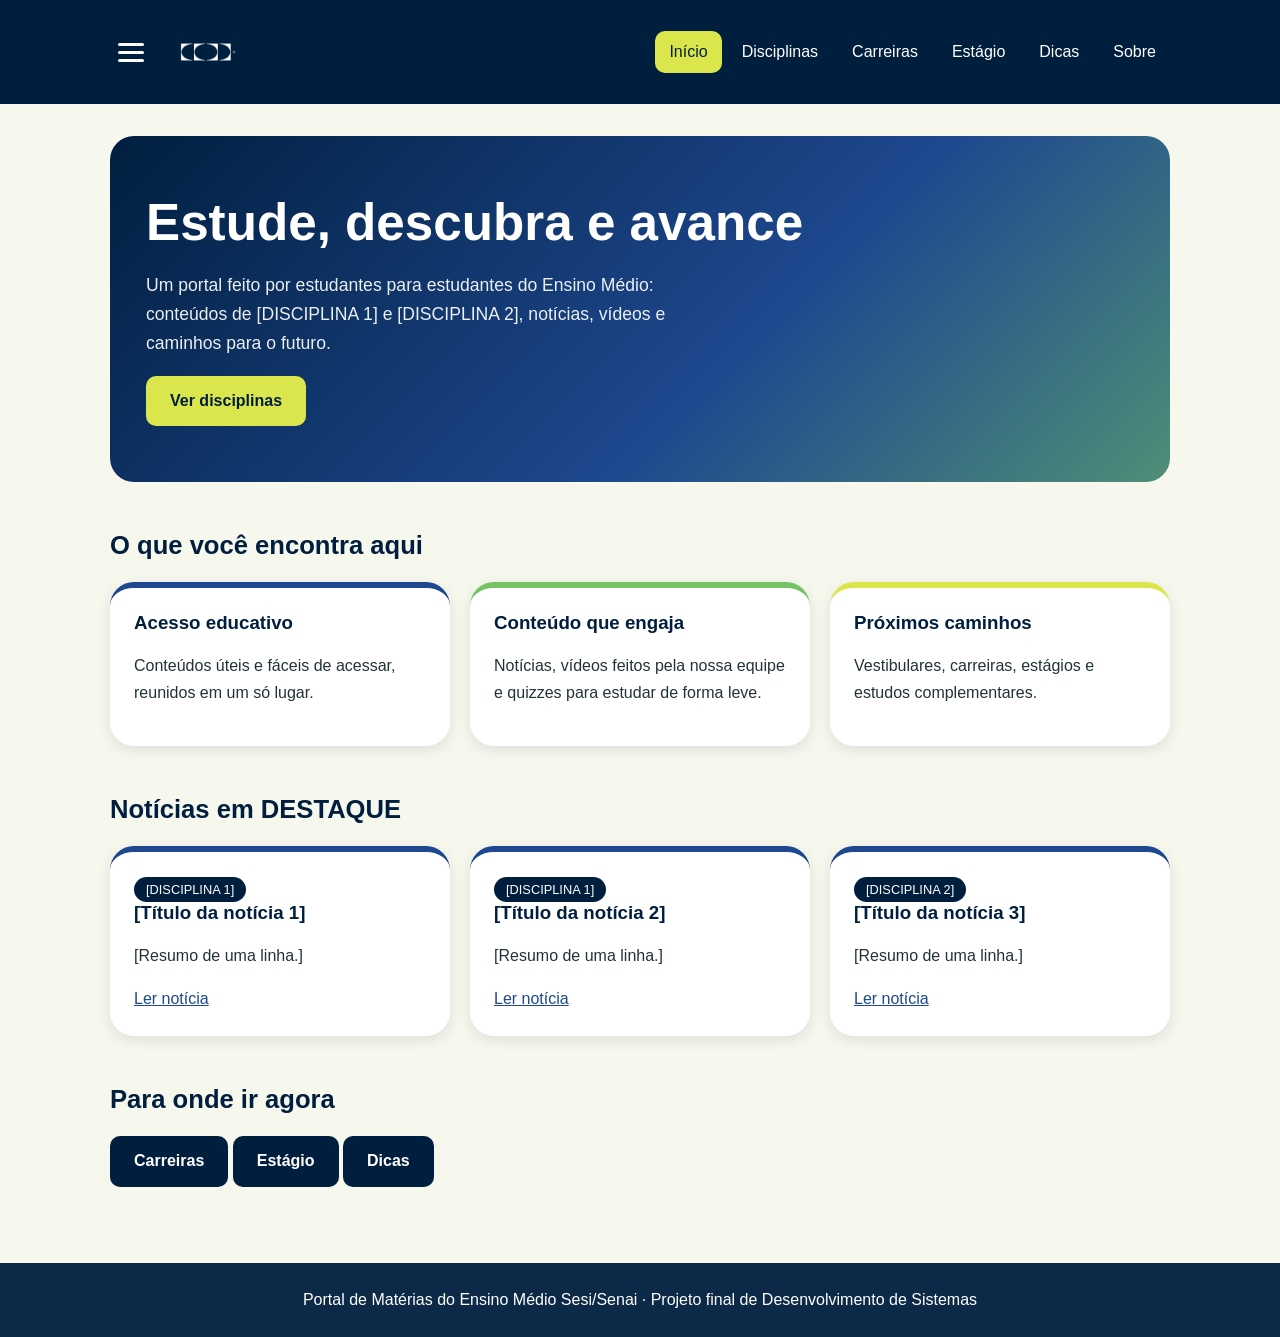
<file: index.html>
<!DOCTYPE html>
<html lang="pt-BR">
<head>
<meta charset="UTF-8">
<meta name="viewport" content="width=device-width, initial-scale=1">
<title>Início | Portal Sesi/Senai</title>
<link rel="stylesheet" href="css/style.css">
</head>
<body>
<header>

    <div class="barra">
    <div class="topo-esq">
    <button class="menu-botao" aria-label="Abrir menu" aria-expanded="false" aria-controls="menu-lateral">
        <span></span><span></span><span></span></button>
    <a class="logo" href="index.html">
    <img src="assets/img/logo.png" alt="Logo da equipe - ir para o início">
    </a>

    </div>
    <nav aria-label="Menu principal">
        <ul>
        <li>
        <a href="index.html" aria-current="page">Início</a>
        </li>
        <li>
        <a href="disciplinas.html">Disciplinas</a>
        </li>
        <li>
        <a href="pages/carreira.html">Carreiras</a>
        </li>
        <li>
        <a href="estagio.html">Estágio</a>
        </li>
        <li>
        <a href="dicas.html">Dicas</a>
        </li>
        <li>
        <a href="sobre.html">Sobre</a>
        </li>
        </ul>
        </nav>
    </div>

</header>

<div class="fundo-escuro"></div>

<aside class="menu-lateral" id="menu-lateral" aria-label="Menu lateral">
<button class="fechar" aria-label="Fechar menu">×</button>
<ul><li><a href="index.html" aria-current="page">início</a></li><li><a href="disciplinas.html">disciplinas</a></li><li><a href="index.html#noticias">notícias</a></li><li><a href="../Projeto L.I.M.A/pages/carreiras.html">carreiras</a></li><li><a href="estagio.html">estágio</a></li><li><a href="dicas.html">dicas de estudo</a></li><li><a href="sobre.html">sobre</a></li></ul>
</aside>
<main>

<section class="hero">
<h1>Estude, descubra e avance</h1>
<p>Um portal feito por estudantes para estudantes do Ensino Médio: conteúdos de [DISCIPLINA 1] e [DISCIPLINA 2], notícias, vídeos e caminhos para o futuro.</p>
<a class="botao" href="disciplinas.html">Ver disciplinas</a>
</section>

<section>
<h2>O que você encontra aqui</h2>
<div class="grade">
<div class="card"><h3>Acesso educativo</h3><p>Conteúdos úteis e fáceis de acessar, reunidos em um só lugar.</p></div>
<div class="card verde"><h3>Conteúdo que engaja</h3><p>Notícias, vídeos feitos pela nossa equipe e quizzes para estudar de forma leve.</p></div>
<div class="card amarelo"><h3>Próximos caminhos</h3><p>Vestibulares, carreiras, estágios e estudos complementares.</p></div>
</div>
</section>

<section id="noticias">
<h2>Notícias em <strong>DESTAQUE</strong></h2>
<div class="grade">
<article class="card"><span class="etiqueta">[DISCIPLINA 1]</span><h3>[Título da notícia 1]</h3><p>[Resumo de uma linha.]</p><a href="noticias/noticia-01.html">Ler notícia</a></article>
<article class="card"><span class="etiqueta">[DISCIPLINA 1]</span><h3>[Título da notícia 2]</h3><p>[Resumo de uma linha.]</p><a href="noticias/noticia-02.html">Ler notícia</a></article>
<article class="card"><span class="etiqueta">[DISCIPLINA 2]</span><h3>[Título da notícia 3]</h3><p>[Resumo de uma linha.]</p><a href="noticias/noticia-13.html">Ler notícia</a></article>
</div>
</section>

<section>
<h2>Para onde ir agora</h2>
<p><a class="botao escuro" href="pages/carreira.html">Carreiras</a> <a class="botao escuro" href="estagio.html">Estágio</a> <a class="botao escuro" href="dicas.html">Dicas</a></p>
</section>
</main>
<footer>Portal de Matérias do Ensino Médio Sesi/Senai · Projeto final de Desenvolvimento de Sistemas</footer>

<script src="js/script.js"></script>

</body>
</html>
</file>
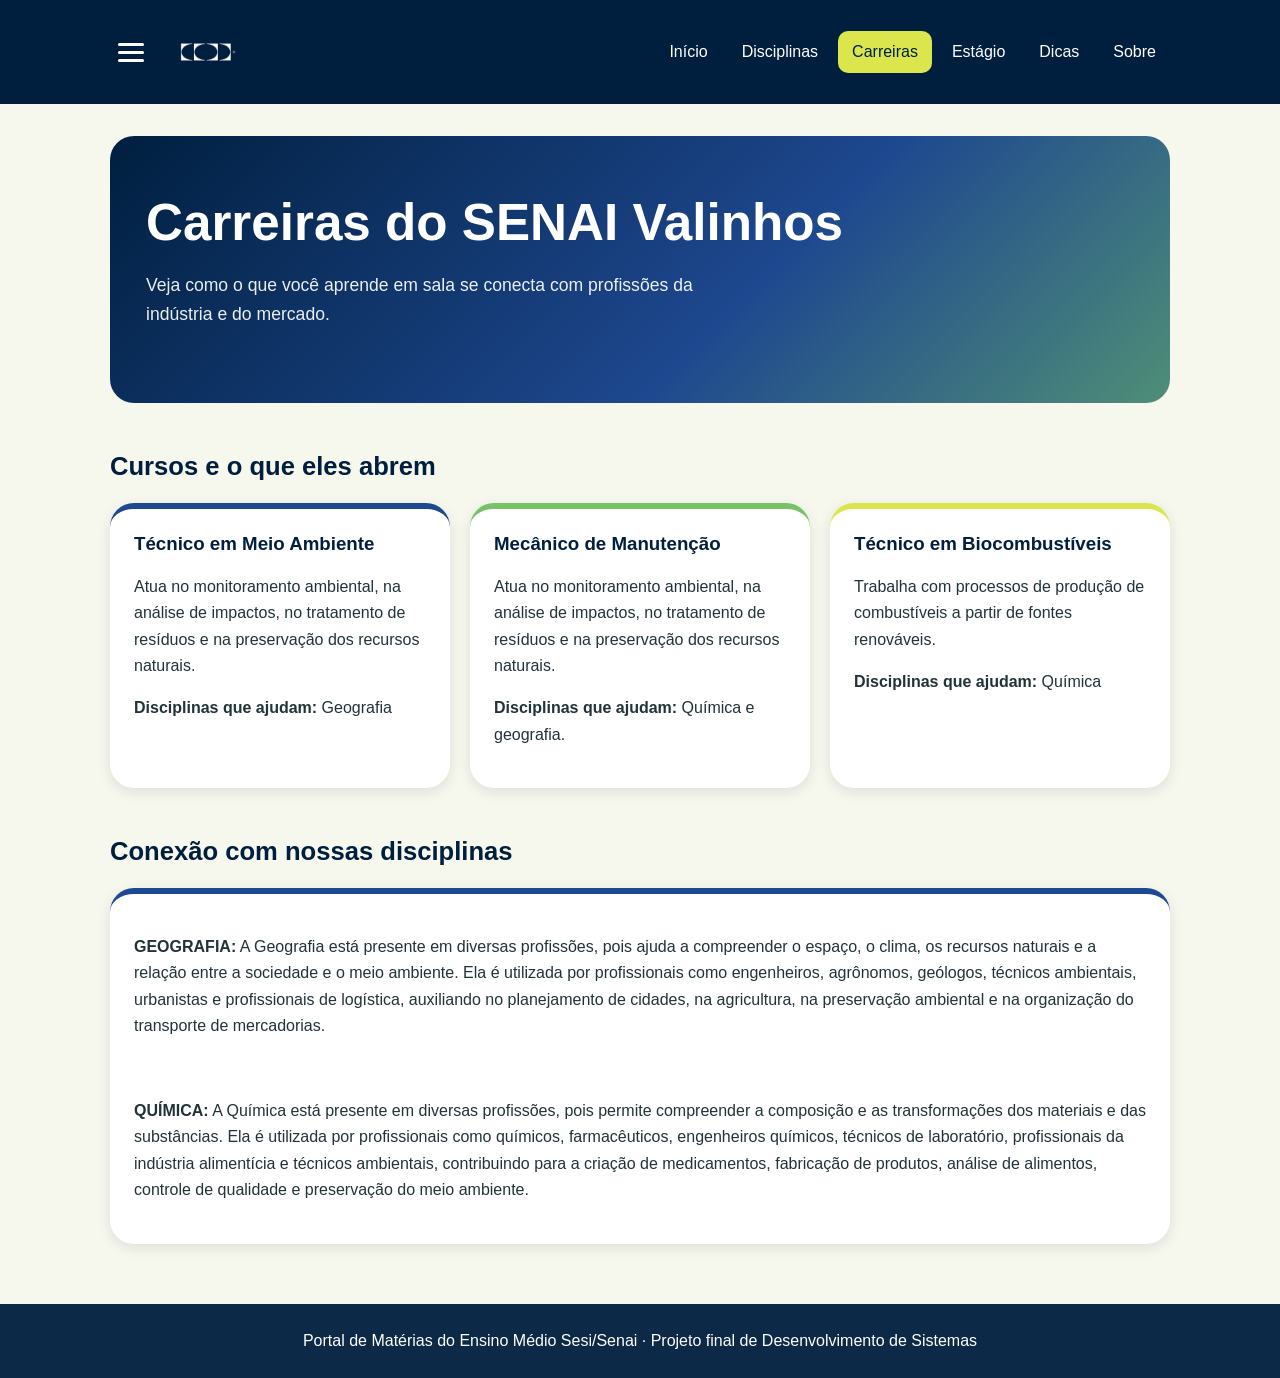
<file: pages/carreira.html>
<!DOCTYPE html>
<html lang="pt-BR">
<head>
<meta charset="UTF-8">
<meta name="viewport" content="width=device-width, initial-scale=1">
<title>Carreiras | Portal Sesi/Senai</title>
<link rel="stylesheet" href="../css/style.css">
</head>
<body>
<header><div class="barra">
<div class="topo-esq"><button class="menu-botao" aria-label="Abrir menu" aria-expanded="false" aria-controls="menu-lateral"><span></span><span></span><span></span></button>
<a class="logo" href="../index.html"><img src="../assets/img/logo.png" alt="Logo da equipe - ir para o início"></a></div>
<nav aria-label="Menu principal"><ul><li><a href="../index.html">Início</a></li><li><a href="disciplinas.html">Disciplinas</a></li><li><a href="carreiras.html" aria-current="page">Carreiras</a></li><li><a href="estagio.html">Estágio</a></li><li><a href="dicas.html">Dicas</a></li><li><a href="sobre.html">Sobre</a></li></ul></nav>
</div></header>
<div class="fundo-escuro"></div>
<aside class="menu-lateral" id="menu-lateral" aria-label="Menu lateral">
<button class="fechar" aria-label="Fechar menu">×</button>
<ul><li><a href="../index.html">início</a></li><li><a href="disciplinas.html">disciplinas</a></li><li><a href="../index.html">notícias</a></li><li><a href="carreiras.html" aria-current="page">carreiras</a></li><li><a href="estagio.html">estágio</a></li><li><a href="dicas.html">dicas de estudo</a></li><li><a href="sobre.html">sobre</a></li></ul>
</aside>
<main>

<section class="hero">
<h1>Carreiras do SENAI Valinhos</h1>
<p>Veja como o que você aprende em sala se conecta com profissões da indústria e do mercado.</p>
</section>

<section>
<h2>Cursos e o que eles abrem</h2>
<div class="grade">
<article class="card"><h3>Técnico em Meio Ambiente</h3><p>Atua no monitoramento ambiental, na análise de impactos, no tratamento de resíduos e na preservação dos recursos naturais.</p><p><strong>Disciplinas que ajudam:</strong> Geografia</p></article>
<article class="card verde"><h3>Mecânico de Manutenção</h3><p>Atua no monitoramento ambiental, na análise de impactos, no tratamento de resíduos e na preservação dos recursos naturais.</p><p><strong>Disciplinas que ajudam:</strong> Química e geografia.</p></article>
<article class="card amarelo"><h3>Técnico em Biocombustíveis</h3><p>Trabalha com processos de produção de combustíveis a partir de fontes renováveis.</p><p><strong>Disciplinas que ajudam:</strong> Química</p></article>
</div>
</section>

<section>
<h2>Conexão com nossas disciplinas</h2>
<div class="card">
<p><strong>GEOGRAFIA:</strong> A Geografia está presente em diversas profissões, pois ajuda a compreender o espaço, o clima, os recursos naturais e a relação entre a sociedade e o meio ambiente. Ela é utilizada por profissionais como engenheiros, agrônomos, geólogos, técnicos ambientais, urbanistas e profissionais de logística, auxiliando no planejamento de cidades, na agricultura, na preservação ambiental e na organização do transporte de mercadorias.</p>
<br>
<p><strong>QUÍMICA:</strong> A Química está presente em diversas profissões, pois permite compreender a composição e as transformações dos materiais e das substâncias. Ela é utilizada por profissionais como químicos, farmacêuticos, engenheiros químicos, técnicos de laboratório, profissionais da indústria alimentícia e técnicos ambientais, contribuindo para a criação de medicamentos, fabricação de produtos, análise de alimentos, controle de qualidade e preservação do meio ambiente.</p>
</div>
</section>
</main>
<footer>Portal de Matérias do Ensino Médio Sesi/Senai · Projeto final de Desenvolvimento de Sistemas</footer>

<script src="../js/script.js"></script>

</body>
</html>
</file>
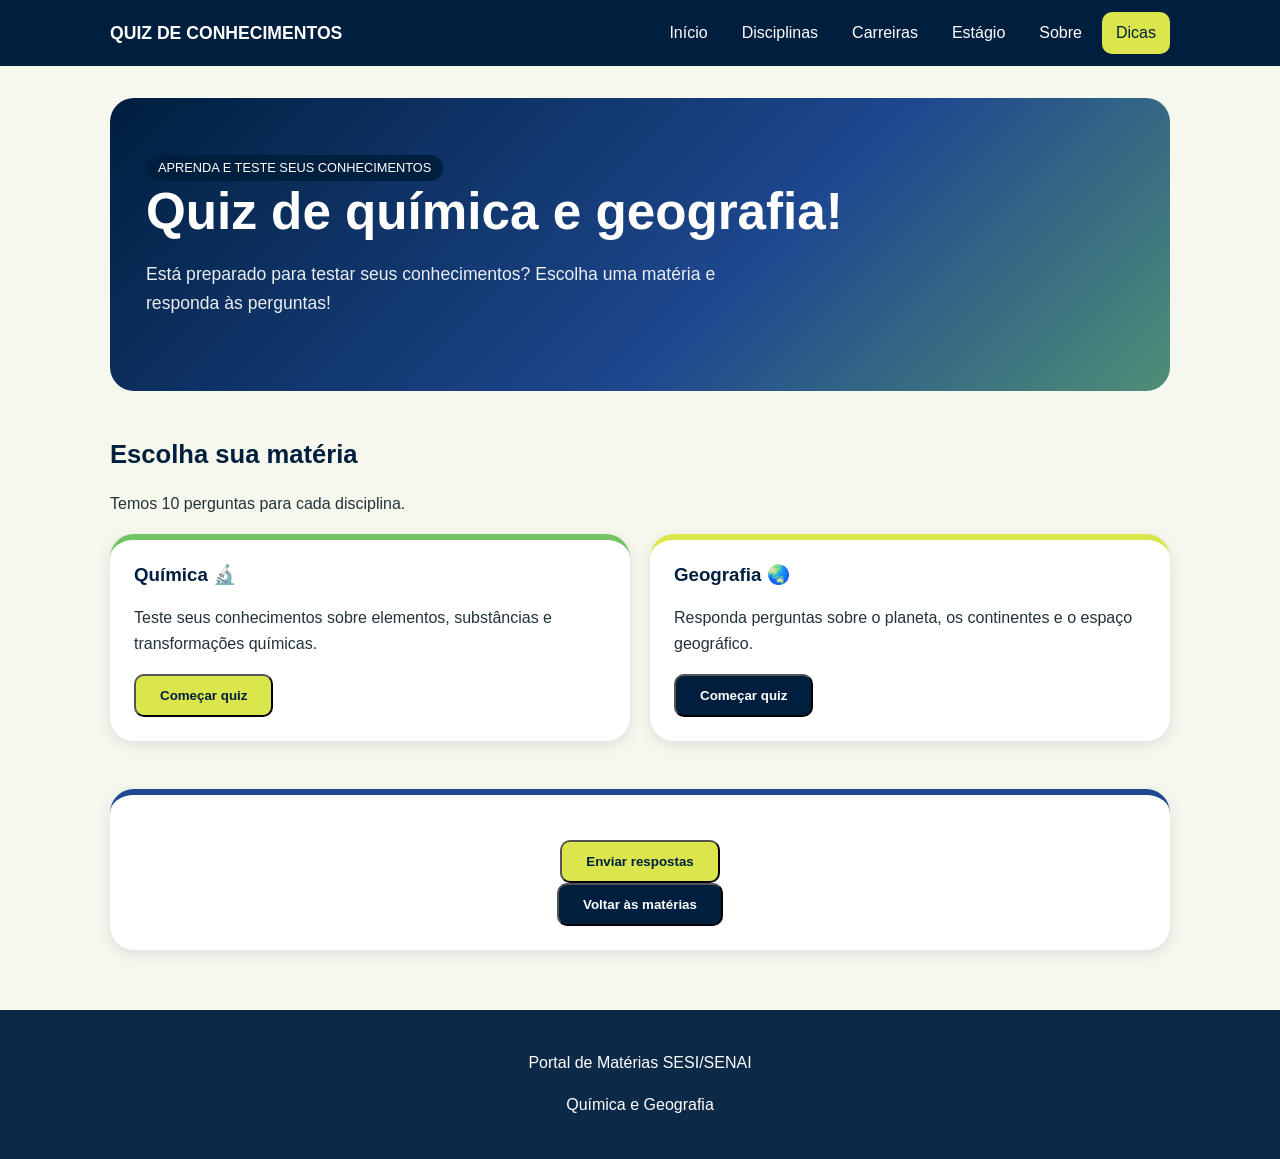
<file: pages/dicas.html>
<!DOCTYPE html>
<html lang="pt-BR">

<head>
    <meta charset="UTF-8">
    <title>Dicas e Quiz | Química e Geografia</title>

    <link rel="stylesheet" href="../css/style.css">
    <link rel="stylesheet" href="../css/dicas.css">

    <script src="../js/quiz.js" defer></script>
</head>

<body>

    <header>
        <div class="barra">

            <div class="topo-esq">
                <a href="../index.html" class="logo">
                   QUIZ DE CONHECIMENTOS
                </a>
            </div>

            <nav>
                <ul>
                    <li><a href="../index.html">Início</a></li>
                    <li><a href="disciplinas.html">Disciplinas</a></li>
                    <li><a href="carreiras.html">Carreiras</a></li>
                    <li><a href="estagio.html">Estágio</a></li>
                    <li><a href="sobre.html">Sobre</a></li>
                    <li><a href="dicas.html" aria-current="page">Dicas</a></li>
                </ul>
            </nav>

        </div>
    </header>

    <main>

        <section class="hero">

            <span class="etiqueta">APRENDA E TESTE SEUS CONHECIMENTOS</span>

            <h1>Quiz de química e geografia!</h1>

            <p>
                Está preparado para testar seus conhecimentos?

                Escolha uma matéria e responda às perguntas!
            </p>

        </section>

        <section id="inicio">

            <h2>Escolha sua matéria</h2>

            <p>Temos 10 perguntas para cada disciplina.</p>

            <div class="grade">

                <div class="card verde">

                    <h3>Química 🔬</h3>

                    <p>
                        Teste seus conhecimentos sobre elementos,
                        substâncias e transformações químicas.
                    </p>

                    <button class="botao" onclick="iniciarQuiz('quimica')">
                        Começar quiz
                    </button>

                </div>

                <div class="card amarelo">

                    <h3>Geografia 🌏</h3>

                    <p>
                        Responda perguntas sobre o planeta,
                        os continentes e o espaço geográfico.
                    </p>

                    <button class="botao escuro" onclick="iniciarQuiz('geografia')">
                        Começar quiz
                    </button>

                </div>

            </div>

        </section>

        <section id="areaQuiz" class="escondido">

            <div class="card">

                <h2 id="titulo"></h2>

                <form id="formulario">

                    <div id="perguntas"></div>

                    <button type="button" class="botao"
                        onclick="corrigir()">
                        Enviar respostas
                    </button>

                </form>

                <div id="resultado"></div>

                <button id="voltar" class="botao escuro escondido"
                    onclick="voltar()">
                    Voltar às matérias
                </button>

            </div>

        </section>

    </main>

    <footer>

        <p>Portal de Matérias SESI/SENAI</p>

        <p>Química e Geografia</p>

    </footer>

</body>
</html>
</file>
<file: css/style.css>
:root {
    --azul: #001F3F;
    --azul-claro: #1E488F;
    --verde: #74C365;
    --amarelo: #DBE64C;
    --fundo: #F6F7ED;
    --texto: #223338;
    --branco: #fff;
    --raio-grande: 24px; 
    --raio-pequeno: 10px;  
}

* {
    box-sizing: border-box;
}

body {
    margin: 0;
    font-family: "Poppins","Segoe UI",Arial,sans-serif;
    background: var(--fundo);
    color: var(--texto);
    line-height: 1.65;
}

a {
    color: var(--azul-claro);
}

:focus-visible {
    outline: 3px solid var(--azul-claro);
    outline-offset: 3px;
}



header {
    background: var(--azul);
    position: sticky;
    top: 0;
    z-index: 10;
}

.barra {
    max-width: 1100px;
    margin: auto;
    padding: 12px 20px;
    display: flex;
    flex-wrap: wrap;
    align-items: center;
    justify-content: space-between;
    gap: 10px;
}

.logo {
    color: var(--branco);
    font-weight: 700;
    font-size: 1.1rem;
    text-decoration: none;
}

nav ul {
    list-style: none;
    margin: 0;
    padding: 0;
    display: flex;
    flex-wrap: wrap;
    gap: 6px;
}

nav a {
    display: block;
    color: var(--branco);
    text-decoration: none;
    padding: 8px 14px;
    border-radius: var(--raio-pequeno);
    transition: background .3s ease,color .3s ease;
} 

nav a:hover, nav a[aria-current="page"] {
    background: var(--amarelo);
    color: var(--azul);
}



main {
    max-width: 1100px;
    margin: auto;
    padding: 0 20px 60px;
}

section {
    margin-top: 48px;
}

h1, h2, h3 {
    line-height: 1.2;
    color: var(--azul);
}

h1 {
    font-size: clamp(2rem,5vw,3.2rem);
    margin: 0 0 12px;
}

h2 {
    font-size: 1.6rem;
}

.grade {
    display: grid;
    grid-template-columns: repeat(auto-fit,minmax(240px,1fr));
    gap: 20px;
}



.hero {
    margin-top: 32px;
    padding: 56px 36px;
    border-radius: var(--raio-grande);
    color: var(--branco);
    background: linear-gradient(135deg,var(--azul) 0%,var(--azul-claro) 60%,var(--verde) 130%);
} 

.hero h1 {
    color: var(--branco);
}

.hero p {
    max-width: 60ch;
    font-size: 1.1rem;
    opacity: .92;
}

.card {
    background: var(--branco);
    padding: 24px;
    border-radius: var(--raio-grande);
    border-top: 6px solid var(--azul-claro);
    box-shadow: 0 4px 14px rgba(0,31,63,.1);
    transition: transform .3s ease,box-shadow .3s ease;
}

.card:hover {
    transform: scale(1.04);
    box-shadow: 0 10px 24px rgba(0,31,63,.2);
}  /* scale + transition */

.card.verde {
    border-top-color: var(--verde);
}

.card.amarelo {
    border-top-color: var(--amarelo);
}

.card h3 {
    margin-top: 0;
}

.etiqueta {
    display: inline-block;
    background: var(--azul);
    color: var(--branco);
    font-size: .8rem;
    padding: 2px 12px;
    border-radius: 999px;
}



.botao {
    display: inline-block;
    background: var(--amarelo);
    color: var(--azul);
    font-weight: 700;
    text-decoration: none;
    padding: 12px 24px;
    border-radius: var(--raio-pequeno);
    transition: transform .3s ease,background .3s ease,opacity .3s ease;
}

.botao:hover {
    transform: scale(1.07);
    opacity: .85;
}

.botao.escuro {
    background: var(--azul);
    color: var(--branco);
}



.lista-simples {
    padding-left: 20px;
}

.lista-simples li {
    margin-bottom: 8px;
}

.aviso {
    background: #f8fbd9;
    border-left: 6px solid var(--amarelo);
    padding: 14px 18px;
    border-radius: var(--raio-pequeno);
}

footer {
    background: var(--azul);
    color: var(--branco);
    text-align: center;
    padding: 24px 20px;
    opacity: .95;
}



.menu-botao {
    background: none;
    border: 0;
    color: var(--branco);
    cursor: pointer;
    padding: 8px;
    border-radius: var(--raio-pequeno);
    display: flex;
    flex-direction: column;
    gap: 5px;
    transition: background .3s ease;
}

.menu-botao:hover {
    background: var(--azul-claro);
}

.menu-botao span {
    display: block;
    width: 26px;
    height: 3px;
    background: var(--branco);
    border-radius: 2px;
}

.topo-esq {
    display: flex;
    align-items: center;
    gap: 14px;
}

.fundo-escuro {
    position: fixed;
    inset: 0;
    background: rgba(0,0,0,.65);
    z-index: 20;
    opacity: 0;
    visibility: hidden;
    transition: opacity .3s ease,visibility .3s ease;
}  /* opacity + transition */

.fundo-escuro.ativo {
    opacity: 1;
    visibility: visible;
}

.menu-lateral {
    position: fixed;
    top: 0;
    left: 0;
    bottom: 0;
    width: 340px;
    max-width: 85vw;
    background: #fafafa;
    z-index: 30;
    overflow-y: auto;
    padding: 12px 0 24px;
    transform: translateX(-100%);
    transition: transform .3s ease;
}

.menu-lateral.ativo {
    transform: translateX(0);
}

.menu-lateral .fechar {
    background: none;
    border: 0;
    font-size: 2rem;
    line-height: 1;
    color: var(--azul);
    cursor: pointer;
    margin: 0 16px 8px auto;
    display: block;
}

.menu-lateral ul {
    list-style: none;
    margin: 0;
    padding: 0 24px;
}

.menu-lateral li a {
    display: flex;
    justify-content: space-between;
    align-items: center;
    padding: 14px 4px;
    font-size: 1.35rem;
    font-weight: 300;
    color: var(--texto);
    text-decoration: none;
    transition: color .3s ease,padding-left .3s ease;
}

.menu-lateral li a::after {
    content: "›";
    color: var(--verde);
    font-weight: 700;
    font-size: 1.6rem;
}

.menu-lateral li a:hover, .menu-lateral li a[aria-current="page"] {
    color: var(--azul-claro);
    padding-left: 12px;
}

.menu-lateral hr {
    border: 0;
    border-top: 1px solid #ddd;
    margin: 16px 24px;
}

.menu-lateral .extra a {
    font-size: 1.1rem;
}

.logo img {
    display: block;
    height: 80px;
    width: auto;
}
</file>
<file: css/dicas.css>
:root {
    --azul: #001F3F;
    --azul-claro: #1E488F;
    --verde: #74C365;
    --amarelo: #DBE64C;
    --fundo: #F6F7ED;
    --texto: #223338;
    --branco: #fff;
    --raio-grande: 24px; 
    --raio-pequeno: 10px;  
}


*{
    box-sizing: border-box;
}


body {
    margin: 0;
    font-family: "Poppins","Segoe UI",Arial,sans-serif;
    background: var(--fundo);
    color: var(--texto);
    line-height: 1.65;
}


a {
    color: var(--azul-claro);
}


:focus-visible {
    outline: 3px solid var(--azul-claro);
    outline-offset: 3px;
}


header {
    background: var(--azul);
    position: sticky;
    top: 0;
    z-index: 10;
}


.barra {
    max-width: 1100px;
    margin: auto;
    padding: 12px 20px;
    display: flex;
    flex-wrap: wrap;
    align-items: center;
    justify-content: space-between;
    gap: 10px;
}


.logo {
    color: var(--branco);
    font-weight: 700;
    font-size: 1.1rem;
    text-decoration: none;
}


nav ul {
    list-style: none;
    margin: 0;
    padding: 0;
    display: flex;
    flex-wrap: wrap;
    gap: 6px;
}


nav a {
    display: block;
    color: var(--branco);
    text-decoration: none;
    padding: 8px 14px;
    border-radius: var(--raio-pequeno);
    transition: background .3s ease,color .3s ease;
} 


nav a:hover, nav a[aria-current="page"] {
    background: var(--amarelo);
    color: var(--azul);
}


main {
    max-width: 1100px;
    margin: auto;
    padding: 0 20px 60px;
}


section {
    margin-top: 48px;
}


h1, h2, h3 {
    line-height: 1.2;
    color: var(--azul);
}


h1 {
    font-size: clamp(2rem,5vw,3.2rem);
    margin: 0 0 12px;
}


h2 {
    font-size: 1.6rem;
}


.grade {
    display: grid;
    grid-template-columns: repeat(auto-fit,minmax(240px,1fr));
    gap: 20px;
}



.hero {
    margin-top: 32px;
    padding: 56px 36px;
    border-radius: var(--raio-grande);
    color: var(--branco);
    background: linear-gradient(135deg,var(--azul) 0%,var(--azul-claro) 60%,var(--verde) 130%);
} 


.hero h1 {
    color: var(--branco);
}


.hero p {
    max-width: 60ch;
    font-size: 1.1rem;
    opacity: .92;
}

.card {
    background: var(--branco);
    padding: 24px;
    border-radius: var(--raio-grande);
    border-top: 6px solid var(--azul-claro);
    box-shadow: 0 4px 14px rgba(0,31,63,.1);
    transition: transform .3s ease,box-shadow .3s ease;
}


.card:hover {
    transform: scale(1.04);
    box-shadow: 0 10px 24px rgba(0,31,63,.2);
}  /* scale + transition */


.card.verde {
    border-top-color: var(--verde);
}


.card.amarelo {
    border-top-color: var(--amarelo);
}


.card h3 {
    margin-top: 0;
}


.etiqueta {
    display: inline-block;
    background: var(--azul);
    color: var(--branco);
    font-size: .8rem;
    padding: 2px 12px;
    border-radius: 999px;
}


.botao {
    display: inline-block;
    background: var(--amarelo);
    color: var(--azul);
    font-weight: 700;
    text-decoration: none;
    padding: 12px 24px;
    border-radius: var(--raio-pequeno);
    transition: transform .3s ease,background .3s ease,opacity .3s ease;
}


.botao:hover {
    transform: scale(1.07);
    opacity: .85;
}


.botao.escuro {
    background: var(--azul);
    color: var(--branco);
}



.lista-simples {
    padding-left: 20px;
}


.lista-simples li {
    margin-bottom: 8px;
}


.aviso {
    background: #f8fbd9;
    border-left: 6px solid var(--amarelo);
    padding: 14px 18px;
    border-radius: var(--raio-pequeno);
}


footer {
    background: var(--azul);
    color: var(--branco);
    text-align: center;
    padding: 24px 20px;
    opacity: .95;
}

.menu-botao {
    background: none;
    border: 0;
    color: var(--branco);
    cursor: pointer;
    padding: 8px;
    border-radius: var(--raio-pequeno);
    display: flex;
    flex-direction: column;
    gap: 5px;
    transition: background .3s ease;
}


.menu-botao:hover {
    background: var(--azul-claro);
}


.menu-botao span {
    display: block;
    width: 26px;
    height: 3px;
    background: var(--branco);
    border-radius: 2px;
}


.topo-esq {
    display: flex;
    align-items: center;
    gap: 14px;
}


.fundo-escuro {
    position: fixed;
    inset: 0;
    background: rgba(0,0,0,.65);
    z-index: 20;
    opacity: 0;
    visibility: hidden;
    transition: opacity .3s ease,visibility .3s ease;
}  /* opacity + transition */


.fundo-escuro.ativo {
    opacity: 1;
    visibility: visible;
}


.menu-lateral {
    position: fixed;
    top: 0;
    left: 0;
    bottom: 0;
    width: 340px;
    max-width: 85vw;
    background: #fafafa;
    z-index: 30;
    overflow-y: auto;
    padding: 12px 0 24px;
    transform: translateX(-100%);
    transition: transform .3s ease;
}


.menu-lateral.ativo {
    transform: translateX(0);
}


.menu-lateral .fechar {
    background: none;
    border: 0;
    font-size: 2rem;
    line-height: 1;
    color: var(--azul);
    cursor: pointer;
    margin: 0 16px 8px auto;
    display: block;
}


.menu-lateral ul {
    list-style: none;
    margin: 0;
    padding: 0 24px;
}


.menu-lateral li a {
    display: flex;
    justify-content: space-between;
    align-items: center;
    padding: 14px 4px;
    font-size: 1.35rem;
    font-weight: 300;
    color: var(--texto);
    text-decoration: none;
    transition: color .3s ease,padding-left .3s ease;
}


.menu-lateral li a::after {
    content: "›";
    color: var(--verde);
    font-weight: 700;
    font-size: 1.6rem;
}


.menu-lateral li a:hover, .menu-lateral li a[aria-current="page"] {
    color: var(--azul-claro);
    padding-left: 12px;
}


.menu-lateral hr {
    border: 0;
    border-top: 1px solid #ddd;
    margin: 16px 24px;
}


.menu-lateral .extra a {
    font-size: 1.1rem;
}


.logo img {
    display: block;
    height: 46px;
    width: auto;
}


#areaQuiz form {
    text-align: center;
}

#areaQuiz #voltar {
    display: block;
    margin: 0 auto;
}
</file>
